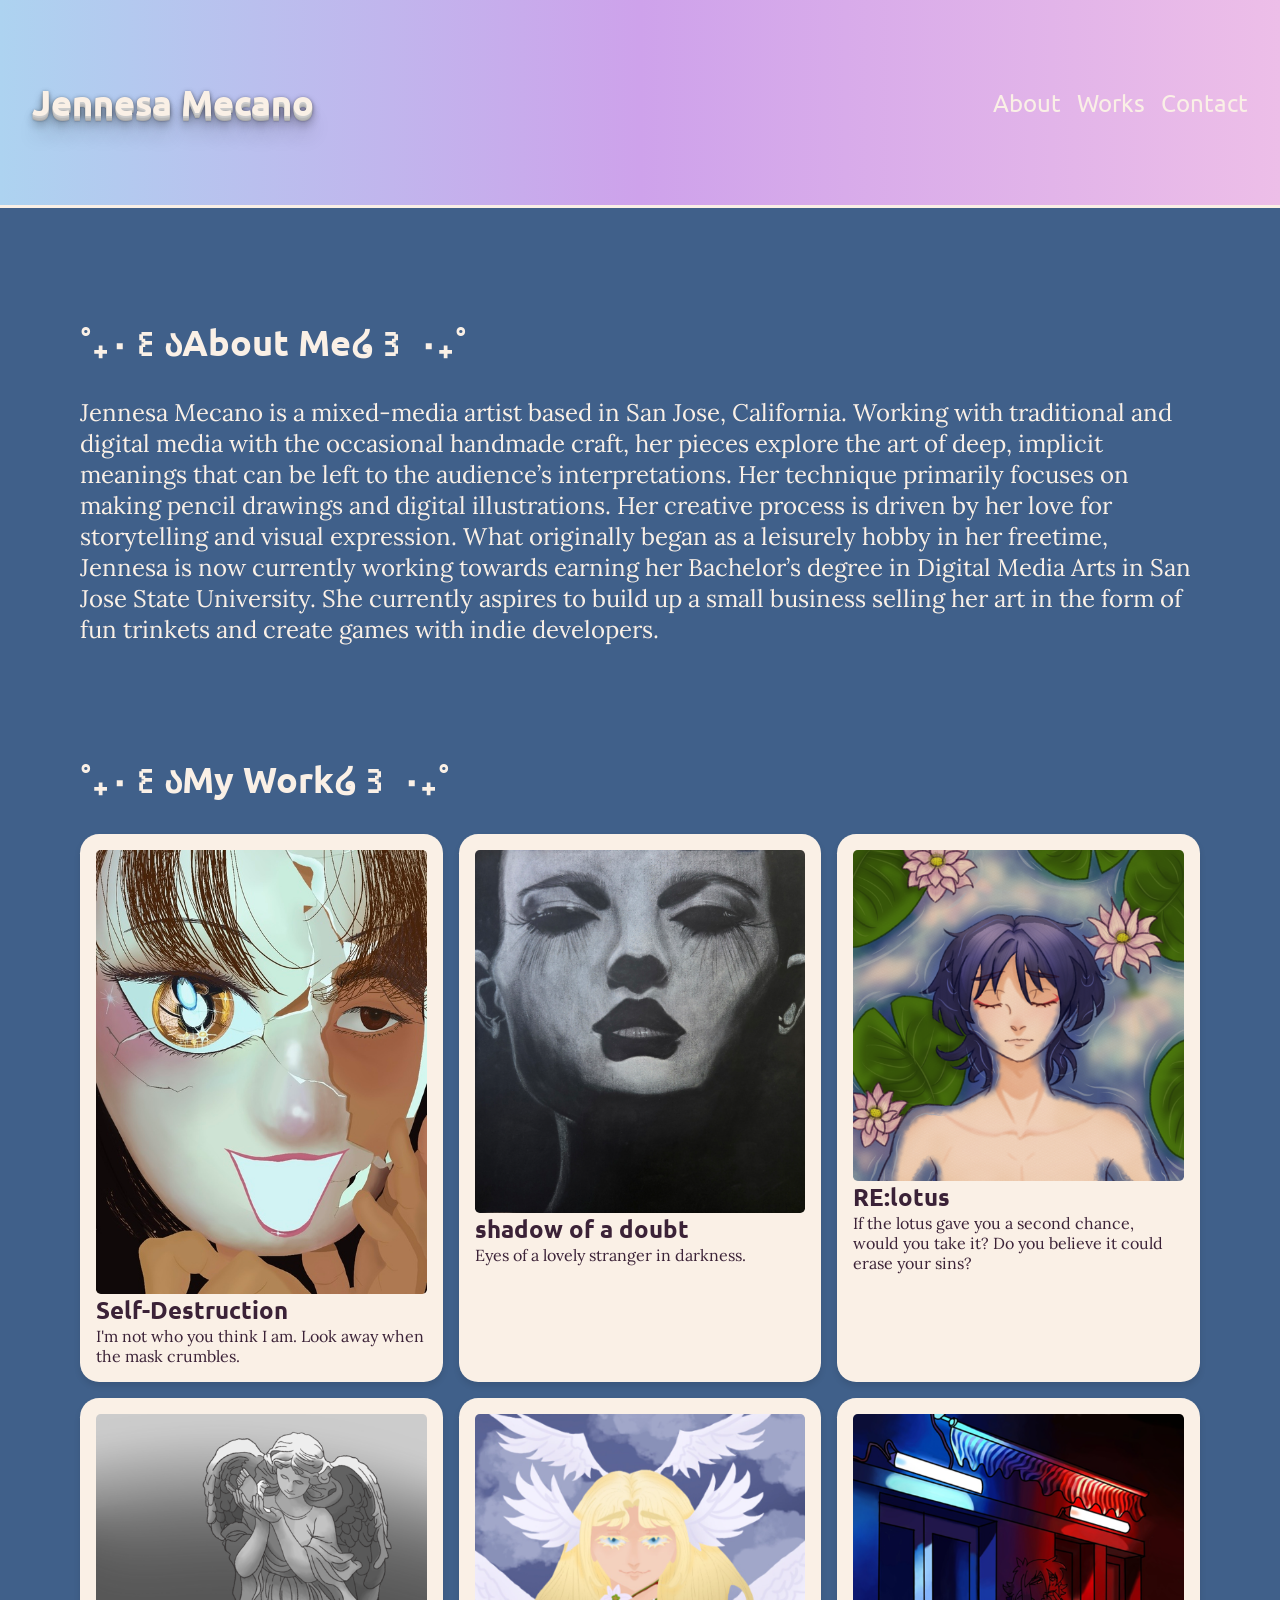
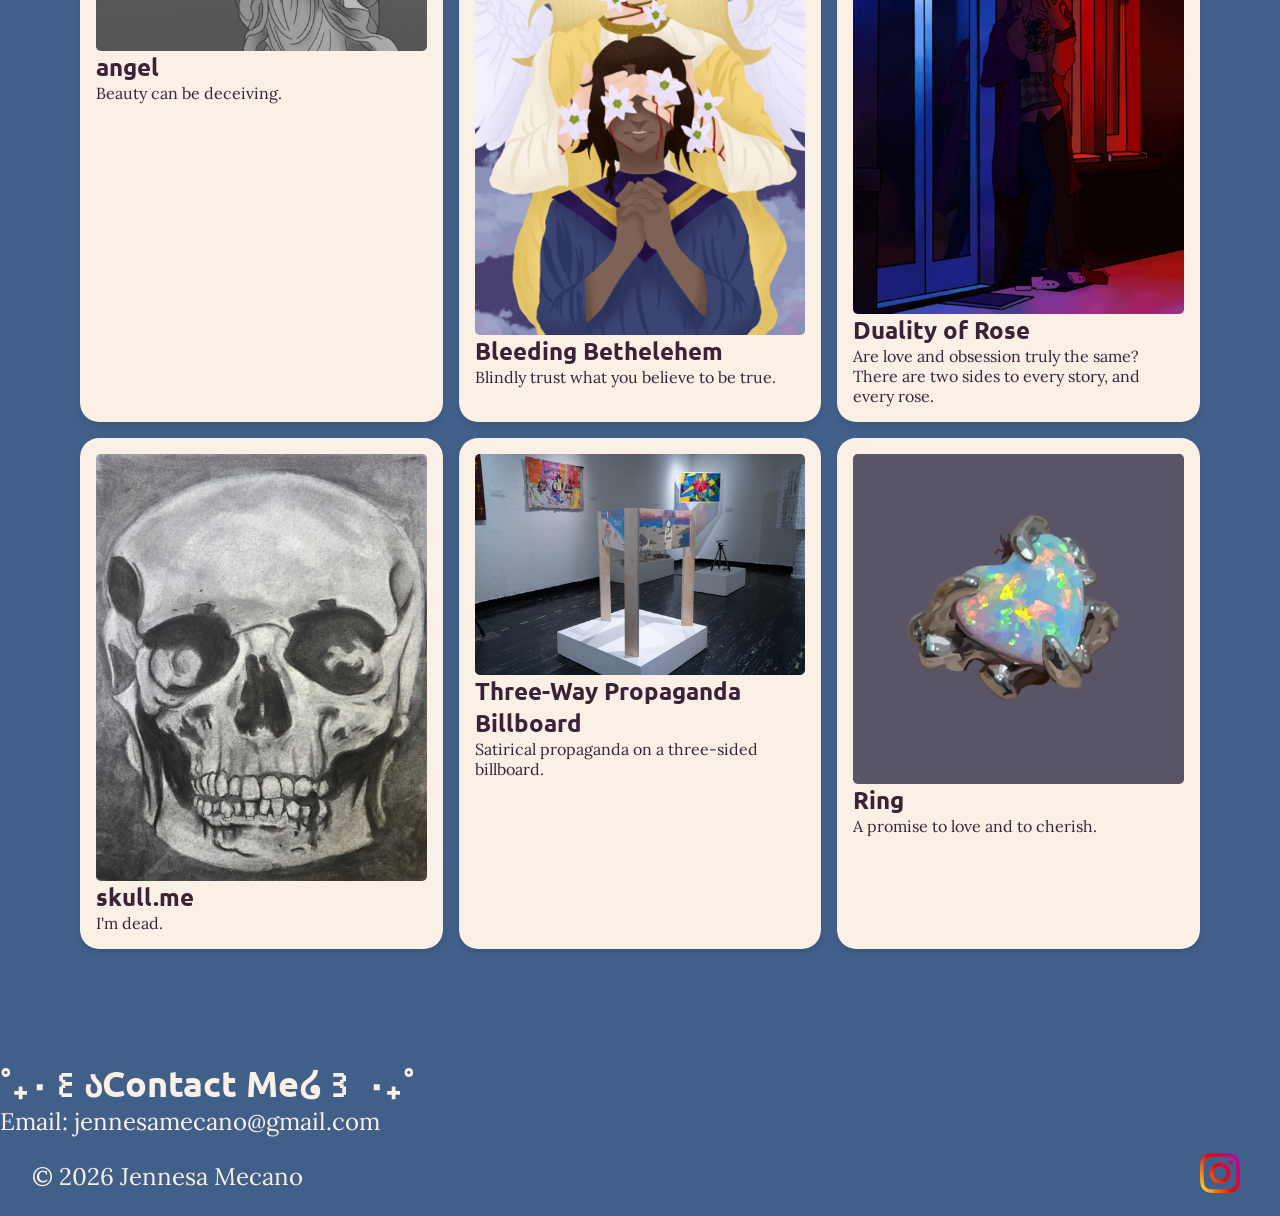
<file: index.html>
<!DOCTYPE html>
<html lang="en">

<head>
    <meta charset="UTF-8">
    <meta name="viewport" content="width=device-width, initial-scale=1.0">
    <title>Jennesa Mecano's Portfolio</title>
    <link rel="preconnect" href="https://fonts.googleapis.com">
    <link rel="preconnect" href="https://fonts.gstatic.com" crossorigin>
    <link
        href="https://fonts.googleapis.com/css2?family=Lora:ital,wght@0,400..700;1,400..700&family=Ubuntu:ital,wght@0,300;0,400;0,500;0,700;1,300;1,400;1,500;1,700&display=swap"
        rel="stylesheet">
    <link rel="stylesheet" href="css/style.css">
</head>

<body>
    <header>
        <nav class="navbar">
            <div class="nav-brand">
                <a href="#">
                    <h1>Jennesa Mecano</h1>
                </a>
            </div>
            <div class="nav">
                <button class="hamburger">☰</button>
                <ul class="nav-menu">
                    <li><a href="#about-section">About</a></li>
                    <li><a href="#portfolio-section">Works</a></li>
                    <li><a href="#contact-section">Contact</a></li>
                </ul>
        </nav>
        </div>

    </header>
    <main>
        <section class="about-section" id="about-section">
            <div class="about-content">
                <h2><span class="accent-1">˚₊‧꒰ა</span>About Me<span class="accent-1">໒꒱ ‧₊˚</span></h2>
                <p>Jennesa Mecano is a mixed-media artist based in San Jose, California. Working with traditional and
                    digital media with the occasional handmade craft, her pieces explore the art of deep, implicit
                    meanings that can be left to the audience’s interpretations. Her technique primarily focuses on
                    making pencil drawings and digital illustrations. Her creative process is driven by her love for
                    storytelling and visual expression. What originally began as a leisurely hobby in her freetime,
                    Jennesa is now currently working towards earning her Bachelor’s degree in Digital Media Arts in San
                    Jose State University. She currently aspires to build up a small business selling her art in the
                    form of fun trinkets and create games with indie developers.
                </p>
            </div>
        </section>
        <section class="portfolio-section" id="portfolio-section">
            <div class="portfolio-content">
                <h2><span class="accent-1">˚₊‧꒰ა</span>My Work<span class="accent-1">໒꒱ ‧₊˚</span></h2>
                <div class="flex-container-grid">

                    <div class="portfolio-item flex-item-grid float">
                        <a href="projects/self/index.html"><img src="images/self500.jpg"
                                alt="art of broken mask showing real me">
                            <h3>Self-Destruction</h3>
                            <p>I'm not who you think I am. Look away when the mask crumbles.</p>
                        </a>
                    </div>
                    <div class="portfolio-item flex-item-grid float">
                        <a href="projects/shadow/index.html"><img src="images/shadowlady.png" alt="">
                            <h3>shadow of a doubt</h3>
                            <p>Eyes of a lovely stranger in darkness.</p>
                        </a>
                    </div>
                    <div class="portfolio-item flex-item-grid float">
                        <a href="projects/lotus/index.html"><img src="images/lotus500.png" alt="">
                            <h3>RE:lotus</h3>
                            <p>If the lotus gave you a second chance, would you take it? Do you believe it could erase your sins?</p>
                        </a>
                    </div>
                    <div class="portfolio-item flex-item-grid float">
                        <a href="projects/angel/index.html"><img src="images/angel500.png" alt="">
                            <h3>angel</h3>
                            <p>Beauty can be deceiving.</p>
                        </a>
                    </div>
                    <div class="portfolio-item flex-item-grid float">
                        <a href="projects/bethelehem/index.html"><img src="images/bethelehemss.png" alt="">
                            <h3>Bleeding Bethelehem</h3>
                            <p>Blindly trust what you believe to be true.</p>
                        </a>
                    </div>
                    <div class="portfolio-item flex-item-grid float">
                        <a href="projects/rose/index.html"><img src="images/damienrose.png" alt="">
                            <h3>Duality of Rose</h3>
                            <p>Are love and obsession truly the same? There are two sides to every story, and every rose.</p>
                        </a>
                    </div>
                    <div class="portfolio-item flex-item-grid float">
                        <a href="projects/skull/index.html"><img src="images/skull.jpg" alt="monochrome art of a skull">
                            <h3>skull.me</h3>
                            <p>I'm dead.</p>
                        </a>
                    </div>
                    <div class="portfolio-item flex-item-grid float">
                        <a href="projects/billboard/index.html"><img src="images/Billboard-Installation_Documentation-10.jpg" alt="Three-sided billboard with satiriical propaganda">
                            <h3>Three-Way Propaganda Billboard</h3>
                            <p>Satirical propaganda on a three-sided billboard.</p>
                        </a>
                    </div>
                    <div class="portfolio-item flex-item-grid float">
                        <a href="projects/ring/index.html"><img src="images/Ring500.png" alt="realistic art of a heart-shaped ring">
                            <h3>Ring</h3>
                            <p>A promise to love and to cherish.</p>
                        </a>
                    </div>
                </div>
            </div>
        </section>
        <section class="contact-section" id="contact-section">
            <div class="contact-content"></div>
            <h2><span class="accent-1">˚₊‧꒰ა</span>Contact Me<span class="accent-1">໒꒱ ‧₊˚</span></h2>
            <p>Email: jennesamecano@gmail.com</p>
        </section>
    </main>
    <footer class="flex-container">
        <p>&copy 2026 Jennesa Mecano</p>
        <div class="social-links">
            <a href="https://www.instagram.com/nessabun.mp3?stkn=MTZwdjF6b2lza2pnYw=="><img
                    src="images/icon-logo-instagram.png" alt="instagram link"></a>
        </div>
    </footer>
    <script src="js/hamburger.js"></script>
</body>

</html>
</file>
<file: css/style.css>
/* color palette */

:root {
    --bg-color-1: rgb(64, 96, 138);
    --bg-color-2: linear-gradient(90deg, rgba(173, 211, 240, 1) 0%, rgba(206, 162, 235, 1) 50%, rgba(237, 190, 232, 1) 100%);
    --font: linen;
    --accent-1: rgb(234, 214, 240);
    --accent-2: aliceblue;
    --dark: rgb(59, 34, 55);
}

/*
font: #000, #ffffff, linen
accent 1:
accent 2:
dark:
*/

/* CSS resets */

/* Change box-sizing default to border-box */
*,
*::before,
*::after {
    box-sizing: border-box;
}

* {
    margin: 0;
    padding: 0;
}

/* respect user size preferences */
html {
    font-size: 100%;
}

/* make images responsive */
img {
    display: block;
    max-width: 100%;
}

/* General CSS */

html {
    scroll-behavior: smooth;
}

body {
    background-color: var(--bg-color-1);
    color: var(--font);
    font-size: 1.5rem;
    font-family: "Lora", serif;
}

header {
    padding: 5rem 2rem;
    font-family: "Ubuntu", sans-serif;
    margin-bottom: 7rem;
    background: linear-gradient(90deg, rgba(173, 211, 240, 1) 0%, rgba(206, 162, 235, 1) 50%, rgba(237, 190, 232, 1) 100%);
    border-bottom: var(--font) 3px solid;
}

header h1 {
    color: var(--font);
    text-shadow: 0 1px 0 #CCCCCC, 0 2px 0 #c9c9c9, 0 3px 0 #bbb, 0 4px 0 #b9b9b9, 0 5px 0 #aaa, 0 6px 1px rgba(0, 0, 0, .1), 0 0 5px rgba(0, 0, 0, .1), 0 1px 3px rgba(0, 0, 0, .3), 0 3px 5px rgba(0, 0, 0, .2), 0 5px 10px rgba(0, 0, 0, .25), 0 10px 10px rgba(0, 0, 0, .2), 0 20px 20px rgba(0, 0, 0, .15);
}

h2 {
    color: var(--font);
    font-family: "Ubuntu", sans-serif;
}

h3 {
    color: var(--dark);
    font-family: "Ubuntu", sans-serif;
    font-size: 1.5rem;
}

nav a {
    text-decoration: none;
    color: var(--font);
    /* margin: 0 1rem; */
    transition: all 0.5s ease;
}

nav a:hover {
    color: var(--accent-1);
}

.navbar {
    display: flex;
    justify-content: space-between;
    align-items: center;
}

.hamburger {
    display: none;
    background: none;
    border: none;
    color: var(--font);
    font-size: 4rem;
}

.nav-menu {
    list-style: none;
    display: flex;
    gap: 1rem;
}

@media (max-width: 750px) {
    .navbar {
        align-items: flex-start;
    }

    .nav {
        display: flex;
        flex-direction: column;
    }

    .hamburger {
        display: block;
        align-self: flex-end;
    }
}

main {
    margin: 0;
}

@media (max-width: 1030px) {
    main {
        margin: 2rem;
    }
}

@media (max-width: 750px) {
    main {
        margin: 1rem;
    }

    .nav-menu {
        display: none;
    }

    .nav-menu.active {
        display: flex;
        flex-direction: column;
        background-color: var(--font);
        color: var(--bg-color-1);
        padding: 0.75rem;
    }

    .nav-menu a {
        color: var(--bg-color-1);
    }

    header {
        padding: 2rem 2rem;
    }
}

.about-content,
.portfolio-content,
.contact-content,
.project-content {
    max-width: 70rem;
    margin: 0 auto 7rem auto;
}

/* project content is for project pages */
.project-content {
    text-align: justify;
}

.float {
    box-shadow: 0 4px 6px rgba(0, 0, 0, 0.1);
    transition: transform 0.3s ease, box-shadow 0.3s ease;
}

.float:hover {
  /* Moves the element up by 8 pixels */
  transform: translateY(-8px); 
  
  /* Makes the shadow softer and wider to simulate height */
  box-shadow: 0 12px 20px rgba(0, 0, 0, 0.15); 
}

.project-content img {
    margin: 0 auto;
    border-radius: 0.3rem;
    padding: 2rem;
}

.project-content p {
    padding: 1rem;
}

.about-content h2,
.portfolio-content h2,
.contact-content h2,
.project-content h2 {
    margin: 2rem 0;
}

.portfolio-item {
    padding: 1rem;
    background-color: var(--font);
    color: var(--dark);
    border-radius: 1.2rem;
}

.portfolio-item a {
    text-decoration: none;
    color: var(--dark);
}

.portfolio-item p {
    font-size: 1rem;
}

.portfolio-item img {
    border-radius: 0.3rem;
}

footer {
    padding: 1rem 2rem;
}

footer img {
    display: inline;
    max-width: 2.5rem;
    margin: 0 0.5rem;
}

@media (max-width: 750px) {
    footer p {
        font-size: 1.2rem;
    }

    footer img {
        max-width: 2rem;
        margin: 0 0.2rem;
    }
}

@media (max-width: 450px) {
    footer p {
        font-size: 1rem;
    }

    footer img {
        max-width: 1.5rem;
        margin: 0 0.1rem;
    }
}

/* flex styling */

.flex-container {
    display: flex;
    justify-content: space-between;
    align-items: center;
}

.flex-container-grid {
    display: flex;
    flex-wrap: wrap;
    gap: 1rem;
    justify-content: center;
    align-items: stretch;
}

.flex-item-grid {
    flex: 1 0 18rem;
    /* padding: 1rem; */
    /* box-sizing: border-box; */
}
</file>
